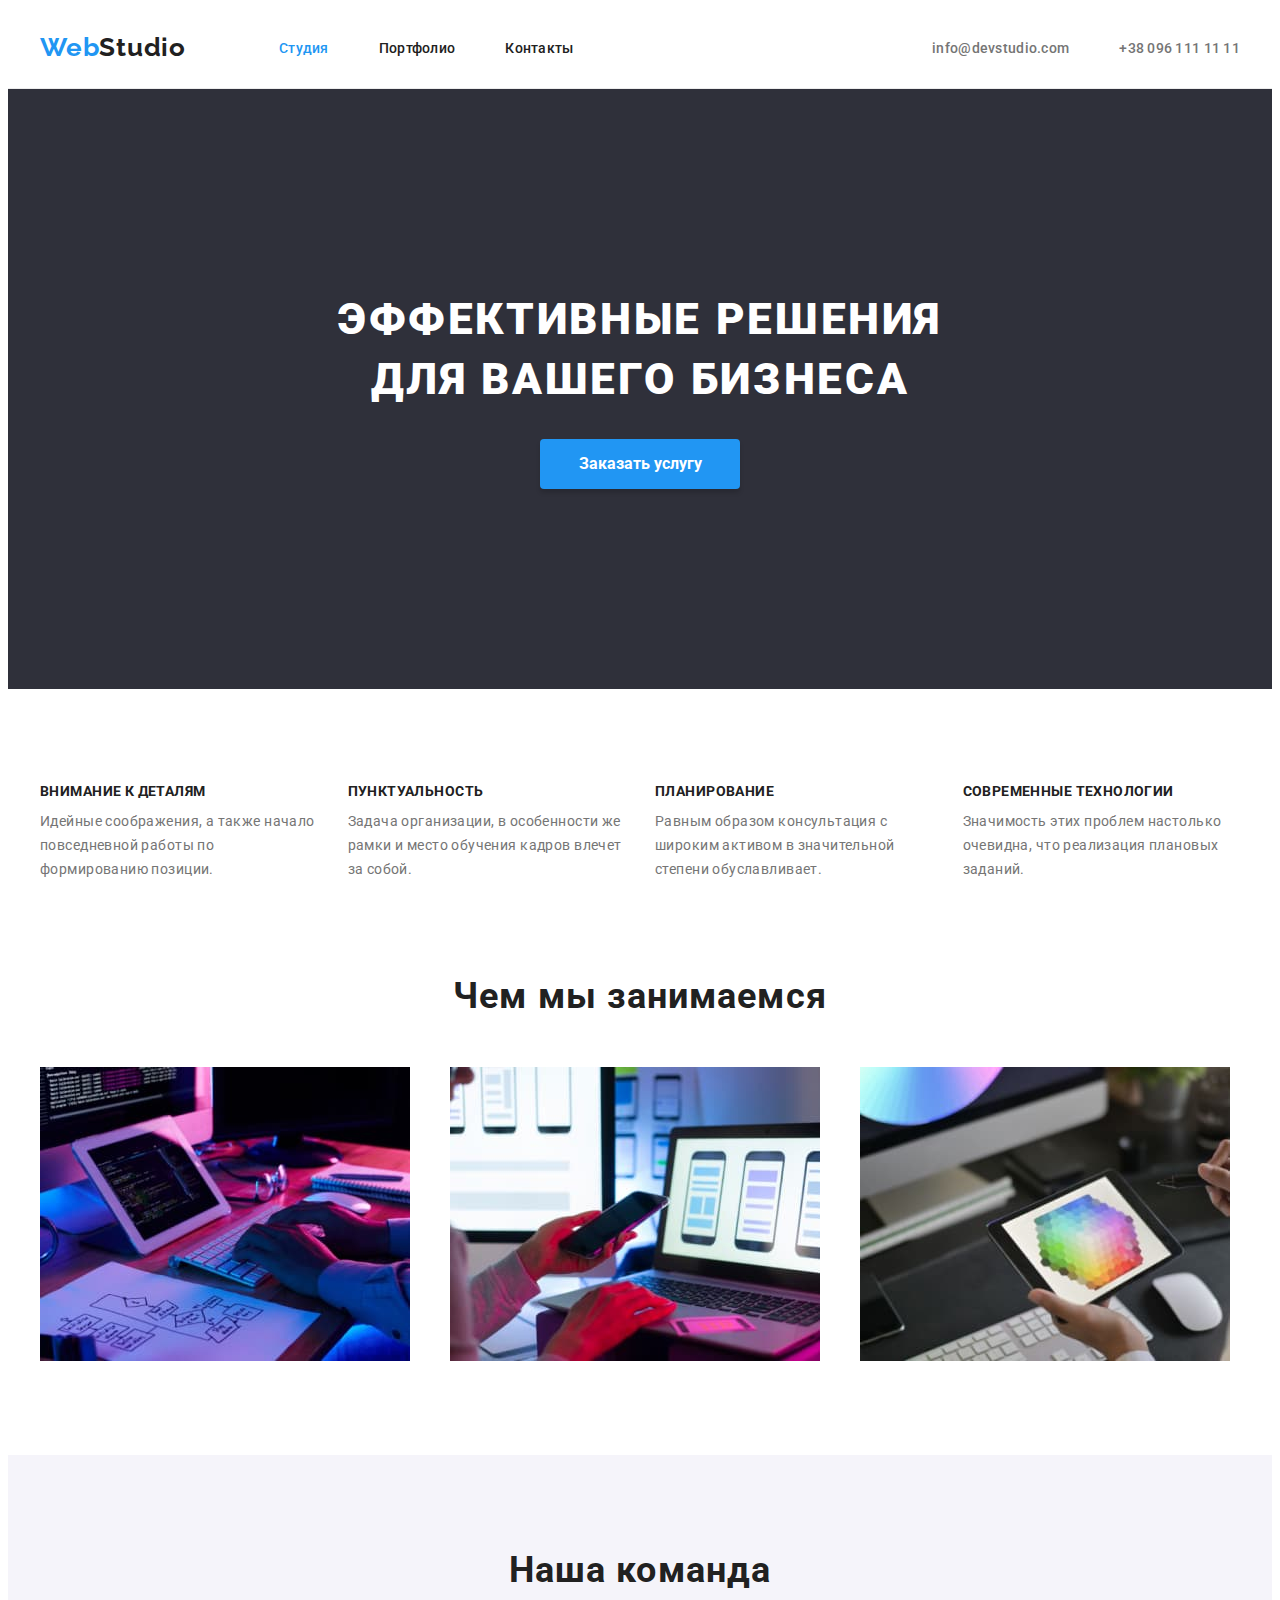
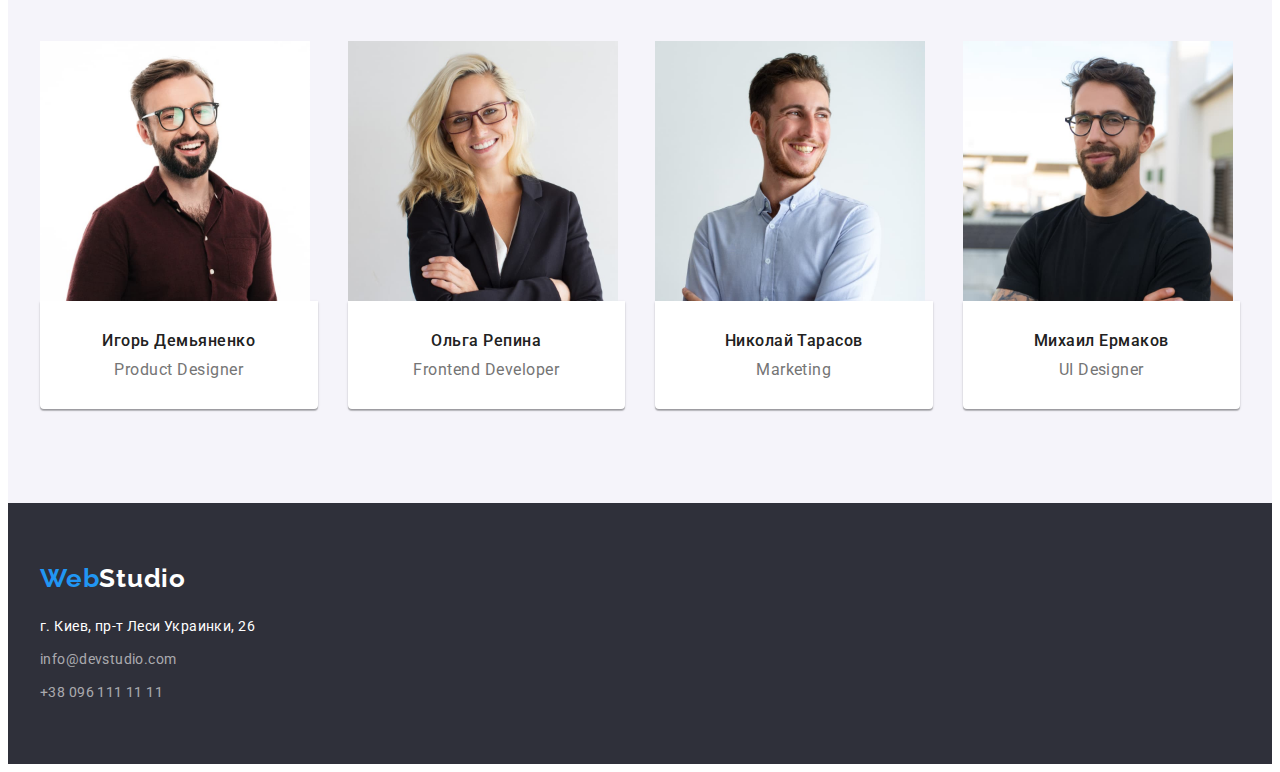
<file: index.html>
<!DOCTYPE html>
<html lang="ru">
  <head>
    <meta charset="UTF-8" />
    <meta http-equiv="X-UA-Compatible" content="IE=edge" />
    <meta name="viewport" content="width=device-width, initial-scale=1.0" />
    <title>Студия</title>
    <link rel="preconnect" href="https://fonts.googleapis.com" />
    <link rel="preconnect" href="https://fonts.gstatic.com" crossorigin />
    <link
      href="https://fonts.googleapis.com/css2?family=Raleway:wght@700&family=Roboto:wght@400;500;700;900&display=swap"
      rel="stylesheet"
    />
    <link
      rel="stylesheet"
      href="https://cdnjs.cloudflare.com/ajax/libs/modern-normalize/1.1.0/modern-normalize.min.css"
      integrity="sha512-wpPYUAdjBVSE4KJnH1VR1HeZfpl1ub8YT/NKx4PuQ5NmX2tKuGu6U/JRp5y+Y8XG2tV+wKQpNHVUX03MfMFn9Q=="
      crossorigin="anonymous"
      referrerpolicy="no-referrer"
    />
    <link rel="stylesheet" href="./css/styles.css" />
  </head>
  <body class="page">
    <!-- Header -->
    <header class="header">
      <div class="container header-container">
        <!-- Основна навігація-->
        <nav class="main-nav">
          <!--логотип-->
          <a class="logo-link link" lang="en" href="./index.html"
            >Web<span class="logo-accent">Studio</span>
          </a>
          <!--список посилань по секціях-->
          <ul class="main-nav-items list">
            <li>
              <a class="main-nav-link main-nav-current link" href="./index.html"
                >Студия</a
              >
            </li>
            <li>
              <a class="main-nav-link link" href="./portfolio.html"
                >Портфолио</a
              >
            </li>
            <li>
              <a class="main-nav-link link" href="">Контакты</a>
            </li>
          </ul>
        </nav>
        <!--посилання на пошту і телефон-->
        <ul class="main-nav-call list">
          <li>
            <a class="main-nav-call-link link" href="mailto:info@devstudio.com"
              >info@devstudio.com</a
            >
          </li>
          <li>
            <a class="main-nav-call-link link" href="tel:+380961111111"
              >+38 096 111 11 11</a
            >
          </li>
        </ul>
      </div>
    </header>
    <!-- Main -->
    <main>
      <section class="section-hero section">
        <div class="container">
          <h1 class="main-title">Эффективные решения для вашего бизнеса</h1>
          <button class="btn-hero" type="button">Заказать услугу</button>
        </div>
      </section>
      <!-- Сharacteristics section -->
      <section class="characteristic-section section">
        <div class="characteristic-section-container container">
          <!--прихований заголовок секції, що не буде відображатись в остаточній верстці-->
          <h2 class="visually-hidden">Особенности</h2>
          <!--ненумерований список особливостей-->
          <ul class="characteristic-section-list card-set list">
            <li class="characteristic-section-items">
              <h3 class="subtitle-characteristics">Внимание к деталям</h3>
              <p class="characteristics-desc">
                Идейные соображения, а также начало повседневной работы по
                формированию позиции.
              </p>
            </li>
            <li class="characteristic-section-items">
              <h3 class="subtitle-characteristics">Пунктуальность</h3>
              <p class="characteristics-desc">
                Задача организации, в особенности же рамки и место обучения
                кадров влечет за собой.
              </p>
            </li>
            <li class="characteristic-section-items">
              <h3 class="subtitle-characteristics">Планирование</h3>
              <p class="characteristics-desc">
                Равным образом консультация с широким активом в значительной
                степени обуславливает.
              </p>
            </li>
            <li class="characteristic-section-items">
              <h3 class="subtitle-characteristics">Современные технологии</h3>
              <p class="characteristics-desc">
                Значимость этих проблем настолько очевидна, что реализация
                плановых заданий.
              </p>
            </li>
          </ul>
        </div>
      </section>
      <section class="about-us-section section">
        <div class="container">
          <!--Images section-->
          <h2 class="about-us-title title-section">Чем мы занимаемся</h2>
          <ul class="about-us-list card-set list">
            <li class="about-us-items">
              <img
                src="./images/box_1.jpg"
                alt="разработчик пишет код"
                width="370"
                height="294"
              />
            </li>
            <li class="about-us-items">
              <img
                src="./images/box_2.jpg"
                alt="разработчик проверяет мобильную версию сайта"
                width="370"
                height="294"
              />
            </li>
            <li class="about-us-items">
              <img
                src="./images/box_3.jpg"
                alt="разработчик выбирает цветовую палитру"
                width="370"
                height="294"
              />
            </li>
          </ul>
        </div>
      </section>
      <!-- Command section-->
      <section class="command-section section">
        <div class="command-section-container container">
          <h2 class="command-section-title title-section">Наша команда</h2>
          <ul class="command-section-list card-set list">
            <li class="command-section-items">
              <img
                src="./images/img1.jpg"
                alt="Игорь Демьяненко"
                width="270"
                height="260"
              />
              <div class="command-section-wrapper">
                <h3 class="command-subtitle">Игорь Демьяненко</h3>
                <p class="command-role" lang="en">Product Designer</p>
              </div>
            </li>
            <li class="command-section-items">
              <img
                src="./images/img2.jpg"
                alt="Ольга Репина"
                width="270"
                height="260"
              />
              <div class="command-section-wrapper">
                <h3 class="command-subtitle">Ольга Репина</h3>
                <p class="command-role" lang="en">Frontend Developer</p>
              </div>
            </li>
            <li class="command-section-items">
              <img
                src="./images/img3.jpg"
                alt="Николай Тарасов"
                width="270"
                height="260"
              />
              <div class="command-section-wrapper">
                <h3 class="command-subtitle">Николай Тарасов</h3>
                <p class="command-role" lang="en">Marketing</p>
              </div>
            </li>
            <li class="command-section-items">
              <img
                src="./images/img4.jpg"
                alt="Михаил Ермаков"
                width="270"
                height="260"
              />
              <div class="command-section-wrapper">
                <h3 class="command-subtitle">Михаил Ермаков</h3>
                <p class="command-role" lang="en">UI Designer</p>
              </div>
            </li>
          </ul>
        </div>
      </section>
    </main>
    <footer class="footer">
      <!--логотип-->
      <div class="container">
        <a class="logo-link footer-logo link" lang="en" href="./index.html"
          >Web<span class="logo-accent-footer">Studio</span>
        </a>
        <address class="address">
          <p class="footer-address">г. Киев, пр-т Леси Украинки, 26</p>
          <ul class="footer-contacts-list list">
            <li class="footer-contacts footer-mail">
              <a class="link" href="mailto:info@devstudio.com"
                >info@devstudio.com</a
              >
            </li>
            <li class="footer-contacts">
              <a class="link" href="tel:+380961111111">+38 096 111 11 11</a>
            </li>
          </ul>
        </address>
      </div>
    </footer>
  </body>
</html>
</file>
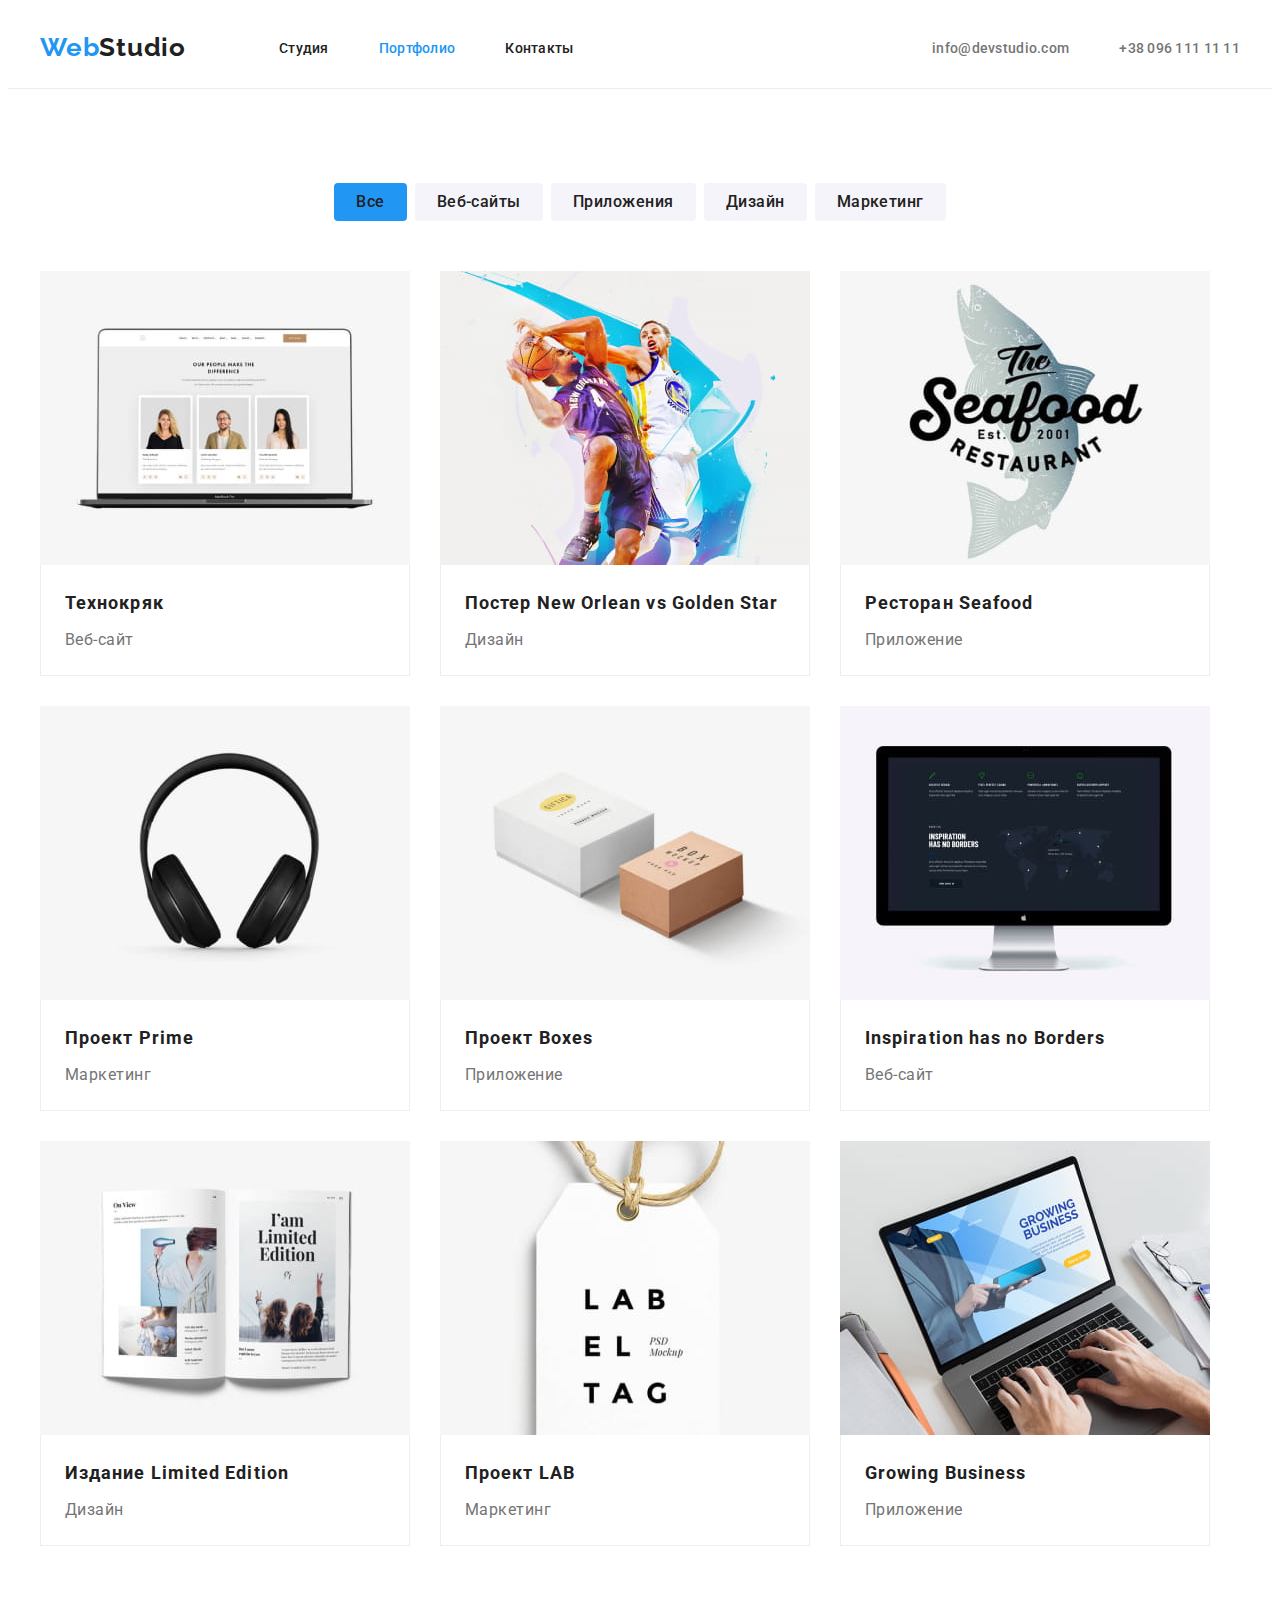
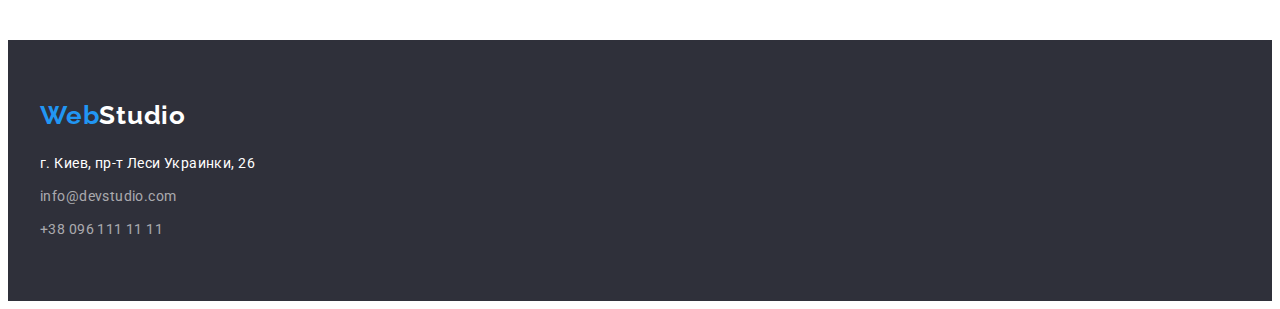
<file: portfolio.html>
<!DOCTYPE html>
<html lang="ru">
  <head>
    <meta charset="UTF-8" />
    <meta http-equiv="X-UA-Compatible" content="IE=edge" />
    <meta name="viewport" content="width=device-width, initial-scale=1.0" />
    <title>Портфолио</title>
    <link rel="preconnect" href="https://fonts.googleapis.com" />
    <link rel="preconnect" href="https://fonts.gstatic.com" crossorigin />
    <link
      href="https://fonts.googleapis.com/css2?family=Raleway:wght@700&family=Roboto:wght@400;500;700;900&display=swap"
      rel="stylesheet"
    />
    <link
      rel="stylesheet"
      href="https://cdnjs.cloudflare.com/ajax/libs/modern-normalize/1.1.0/modern-normalize.min.css"
      integrity="sha512-wpPYUAdjBVSE4KJnH1VR1HeZfpl1ub8YT/NKx4PuQ5NmX2tKuGu6U/JRp5y+Y8XG2tV+wKQpNHVUX03MfMFn9Q=="
      crossorigin="anonymous"
      referrerpolicy="no-referrer"
    />
    <link rel="stylesheet" href="./css/styles.css" />
  </head>
  <body>
    <header class="header">
      <div class="container header-container">
        <!-- Основна навігація-->
        <nav class="main-nav">
          <!--логотип-->
          <a class="logo-link link" lang="en" href="./index.html"
            >Web<span class="logo-accent">Studio</span>
          </a>
          <!--список посилань по секціях-->
          <ul class="main-nav-items list">
            <li>
              <a class="main-nav-link link" href="./index.html">Студия</a>
            </li>
            <li>
              <a
                class="main-nav-link main-nav-current link"
                href="./portfolio.html"
                >Портфолио</a
              >
            </li>
            <li>
              <a class="main-nav-link link" href="">Контакты</a>
            </li>
          </ul>
        </nav>
        <!--посилання на пошту і телефон-->
        <ul class="main-nav-call list">
          <li>
            <a class="main-nav-call-link link" href="mailto:info@devstudio.com"
              >info@devstudio.com</a
            >
          </li>
          <li>
            <a class="main-nav-call-link link" href="tel:+380961111111"
              >+38 096 111 11 11</a
            >
          </li>
        </ul>
      </div>
    </header>
    <main>
      <!-- Portfolio section -->
      <section class="portfolio-section section">
        <div class="portfolio-section-container container">
          <!-- прихований заголовок -->
          <h1 class="visually-hidden">Портфолио</h1>
          <!-- Фільтр -->
          <ul class="portfolio-section-btn-list list">
            <li>
              <button class="filter-btn filter-btn-current" type="button">
                Все
              </button>
            </li>
            <li>
              <button class="filter-btn" type="button">Веб-сайты</button>
            </li>
            <li>
              <button class="filter-btn" type="button">Приложения</button>
            </li>
            <li>
              <button class="filter-btn" type="button">Дизайн</button>
            </li>
            <li>
              <button class="filter-btn" type="button">Маркетинг</button>
            </li>
          </ul>
          <!-- Портфоліо -->
          <ul class="portfolio-section-list card-set list">
            <li class="portfolio-section-items">
              <a class="link" href="">
                <img
                  src="./images/portfolio/img.jpg"
                  alt="Проэкт 1"
                  width="370"
                  height="294"
                />
                <div class="portfolio-section-wrapper">
                  <h2 class="subtitle-potfolio">Технокряк</h2>
                  <p class="portfolio-desc">Веб-сайт</p>
                </div>
              </a>
            </li>
            <li class="portfolio-section-items">
              <a class="link" href="">
                <img
                  src="./images/portfolio/img(1).jpg"
                  alt="Проэкт 2"
                  width="370"
                  height="294"
                />
                <div class="portfolio-section-wrapper">
                  <h2 class="subtitle-potfolio">
                    Постер New Orlean vs Golden Star
                  </h2>
                  <p class="portfolio-desc">Дизайн</p>
                </div>
              </a>
            </li>
            <li class="portfolio-section-items">
              <a class="link" href="">
                <img
                  src="./images/portfolio/img(2).jpg"
                  alt="Проэкт 3"
                  width="370"
                  height="294"
                />
                <div class="portfolio-section-wrapper">
                  <h2 class="subtitle-potfolio">Ресторан Seafood</h2>
                  <p class="portfolio-desc">Приложение</p>
                </div>
              </a>
            </li>
            <li class="portfolio-section-items">
              <a class="link" href="">
                <img
                  src="./images/portfolio/img(3).jpg"
                  alt="Проэкт 4"
                  width="370"
                  height="294"
                />
                <div class="portfolio-section-wrapper">
                  <h2 class="subtitle-potfolio">Проект Prime</h2>
                  <p class="portfolio-desc">Маркетинг</p>
                </div>
              </a>
            </li>
            <li class="portfolio-section-items">
              <a class="link" href="">
                <img
                  src="./images/portfolio/img(4).jpg"
                  alt="Проэкт 5"
                  width="370"
                  height="294"
                />
                <div class="portfolio-section-wrapper">
                  <h2 class="subtitle-potfolio">Проект Boxes</h2>
                  <p class="portfolio-desc">Приложение</p>
                </div>
              </a>
            </li>
            <li class="portfolio-section-items">
              <a class="link" href="">
                <img
                  src="./images/portfolio/img(5).jpg"
                  alt="Проэкт 6"
                  width="370"
                  height="294"
                />
                <div class="portfolio-section-wrapper">
                  <h2 class="subtitle-potfolio" lang="en">
                    Inspiration has no Borders
                  </h2>
                  <p class="portfolio-desc">Веб-сайт</p>
                </div>
              </a>
            </li>
            <li class="portfolio-section-items">
              <a class="link" href="">
                <img
                  src="./images/portfolio/img(6).jpg"
                  alt="Проэкт 7"
                  width="370"
                  height="294"
                />
                <div class="portfolio-section-wrapper">
                  <h2 class="subtitle-potfolio">Издание Limited Edition</h2>
                  <p class="portfolio-desc">Дизайн</p>
                </div>
              </a>
            </li>
            <li class="portfolio-section-items">
              <a class="link" href="">
                <img
                  src="./images/portfolio/img(7).jpg"
                  alt="Проэкт 8"
                  width="370"
                  height="294"
                />
                <div class="portfolio-section-wrapper">
                  <h2 class="subtitle-potfolio">Проект LAB</h2>
                  <p class="portfolio-desc">Маркетинг</p>
                </div>
              </a>
            </li>
            <li class="portfolio-section-items">
              <a class="link" href="">
                <img
                  src="./images/portfolio/img(8).jpg"
                  alt="Проэкт 9"
                  width="370"
                  height="294"
                />
                <div class="portfolio-section-wrapper">
                  <h2 class="subtitle-potfolio" lang="en">Growing Business</h2>
                  <p class="portfolio-desc">Приложение</p>
                </div>
              </a>
            </li>
          </ul>
        </div>
      </section>
    </main>
    <footer class="footer">
      <!--логотип-->
      <div class="container">
        <a class="logo-link footer-logo link" lang="en" href="./index.html"
          >Web<span class="logo-accent-footer">Studio</span>
        </a>
        <address class="address">
          <p class="footer-address">г. Киев, пр-т Леси Украинки, 26</p>
          <ul class="footer-contacts-list list">
            <li class="footer-contacts footer-mail">
              <a class="link" href="mailto:info@devstudio.com"
                >info@devstudio.com</a
              >
            </li>
            <li class="footer-contacts">
              <a class="link" href="tel:+380961111111">+38 096 111 11 11</a>
            </li>
          </ul>
        </address>
      </div>
    </footer>
  </body>
</html>
</file>
<file: css/styles.css>
:root {
  /* Fonts */
  --main-font: "Roboto", sans-serif;
  --secondary-font: "Raleway", sans-serif;
  /* Text colors */
  --main-txt-cl: #757575;
  --accent-txt-cl: #2196f3;
  --title-txt-cl: #212121;
  --white-txt-cl: #ffffff;
  --footer-contacts-txt-cl: rgba(255, 255, 255, 0.6);
  /* Bg and other colors */
  --shadow-btn-box-cl: rgba(0, 0, 0, 0.15);
  --shadow-command-a-cl: rgba(0, 0, 0, 0.12);
  --shadow-command-b-cl: rgba(0, 0, 0, 0.14);
  --shadow-command-c-cl: rgba(0, 0, 0, 0.2);
  --dark-bg-cl: #2f303a;
  --light-bg-cl: #f5f4fa;
  --active-bg-btn-hero: #188ce8;
  --filter-btn-bg-cl: #f5f4fa;
  --portfolio-section-wrapper-cl: #eeeeee;
  --header-border-cl: #ececec;
  --btn-border-cl: transparent;
  /* Indent and items */
  --indent-header: 50px;
  --indent-main: 30px;
  --indent-btn: 8px;
  --items-characteristic-section: 4;
  --items-about-us: 3;
  --items-command: 4;
  --items-portfolio: 3;
}

/* Reset styles */

h1,
h2,
h3,
h4,
h5,
h6,
p {
  margin: 0;
}
.list {
  list-style: none;
  padding: 0;
  margin: 0;
}
.link {
  text-decoration: none;
  color: currentColor;
}

/* Card Set */

.card-set {
  display: flex;
  flex-wrap: wrap;
  gap: var(--indent-main);
}

/* Base styles */

.container {
  padding-left: 15px;
  padding-right: 15px;
  width: 1200px;
  margin-left: auto;
  margin-right: auto;
}
.section {
  padding-top: 94px;
  padding-bottom: 94px;
}
.visually-hidden {
  position: absolute;
  width: 1px;
  height: 1px;
  margin: -1px;
  border: 0;
  padding: 0;

  white-space: nowrap;
  clip-path: inset(100%);
  clip: rect(0 0 0 0);
  overflow: hidden;
}
img {
  display: block;
}
.title-section {
  font-weight: 700;
  font-size: 36px;
  line-height: calc(42 / 36);
  letter-spacing: 0.03em;
  color: var(--title-txt-cl);
  margin-bottom: 50px;
  text-align: center;
}

/* Page */

body {
  font-family: var(--main-font);
  color: var(--main-txt-cl);
}

/* Header */

.header {
  border-bottom: 1px solid var(--header-border-cl);
}
.header-container {
  display: flex;
  align-items: center;
}
.main-nav {
  display: flex;
}
.main-nav-items {
  margin-left: 93px;
  display: flex;
  gap: var(--indent-header);
}
.main-nav-call {
  display: inline-block;
  display: flex;
  margin-left: auto;
  gap: var(--indent-header);
}

/* Header logo */
.logo-link {
  display: inline-block;
  font-family: var(--secondary-font);
  font-weight: 700;
  font-size: 26px;
  line-height: calc(31 / 26);
  letter-spacing: 0.03em;
  color: var(--accent-txt-cl);
  margin-right: auto;
  padding-top: 24px;
  padding-bottom: 25px;
}
.logo-accent {
  color: var(--title-txt-cl);
}

/* Header navigation */
.main-nav-link {
  display: inline-block;
  color: var(--title-txt-cl);
  font-weight: 500;
  font-size: 14px;
  line-height: calc(16 / 14);
  letter-spacing: 0.02em;
  padding-top: 32px;
  padding-bottom: 32px;
}
.main-nav-link:hover,
.main-nav-link:focus,
.main-nav-call-link:hover,
.main-nav-call-link:focus {
  color: var(--accent-txt-cl);
}
.main-nav-current {
  color: var(--accent-txt-cl);
}
/* Header contacts */
.main-nav-call-link {
  display: inline-block;
  font-weight: 500;
  font-size: 14px;
  line-height: calc(16 / 14);
  letter-spacing: 0.02em;
  padding-top: 32px;
  padding-bottom: 32px;
}

/* Section Hero */
.section-hero {
  background-color: var(--dark-bg-cl);
  text-align: center;
  padding-top: 200px;
  padding-bottom: 200px;
}
.main-title {
  width: 696px;
  margin-left: auto;
  margin-right: auto;
  margin-bottom: 30px;
  font-weight: 900;
  font-size: 44px;
  line-height: calc(60 / 44);
  letter-spacing: 0.06em;
  text-transform: uppercase;
  color: var(--white-txt-cl);
}
.btn-hero {
  min-width: 200px;
  min-height: 50px;
  padding-top: 10px;
  padding-right: 32px;
  padding-bottom: 10px;
  padding-left: 32px;
  font-family: inherit;
  font-weight: 700;
  font-size: 16px;
  line-height: calc(30 / 16);
  color: var(--white-txt-cl);
  background-color: var(--accent-txt-cl);
  box-shadow: 0px 4px 4px var(--shadow-btn-box-cl);
  border-radius: 4px;
  border: var(--btn-border-cl);
  cursor: pointer;
}
.btn-hero:hover,
.btn-hero:focus {
  background-color: var(--active-bg-btn-hero);
}

/* Сharacteristics section */

.characteristic-section-items {
  flex-basis: calc(
    (100% - var(--indent-main) * (var(--items-characteristic-section) - 1)) /
      var(--items-characteristic-section)
  );
}
.subtitle-characteristics {
  font-weight: 700;
  font-size: 14px;
  line-height: calc(16 / 14);
  letter-spacing: 0.03em;
  text-transform: uppercase;
  color: var(--title-txt-cl);
  margin-bottom: 10px;
}
.characteristics-desc {
  font-size: 14px;
  line-height: calc(24 / 14);
  letter-spacing: 0.03em;
}

/* About us section */

.about-us-section {
  padding-top: 0;
}
.about-us-items {
  flex-basis: calc(
    (100% - var(--indent-main) * (var(--items-about-us) - 1)) /
      var(--items-about-us)
  );
}

/* Command section */

.command-section-items {
  flex-basis: calc(
    (100% - var(--indent-main) * (var(--items-command) - 1)) /
      var(--items-command)
  );
}
.command-section-wrapper {
  padding-top: 30px;
  padding-right: 5px;
  padding-bottom: 30px;
  padding-left: 5px;
  background: var(--white-txt-cl);
  box-shadow: 0px 1px 3px var(--shadow-command-a-cl),
    0px 1px 1px var(--shadow-command-b-cl),
    0px 2px 1px var(--shadow-command-c-cl);
  border-radius: 0px 0px 4px 4px;
}
.command-section {
  background-color: var(--light-bg-cl);
}
.command-subtitle {
  font-weight: 500;
  font-size: 16px;
  line-height: calc(19 / 16);
  text-align: center;
  letter-spacing: 0.03em;
  color: var(--title-txt-cl);
  margin-bottom: 10px;
}
.command-role {
  line-height: calc(19 / 16);
  text-align: center;
  letter-spacing: 0.03em;
}

/* Portfolio section */

.portfolio-section-btn-list {
  display: flex;
  gap: var(--indent-btn);
  justify-content: center;
  margin-bottom: 50px;
}
.filter-btn {
  min-height: 38px;
  padding-top: 6px;
  padding-right: 22px;
  padding-bottom: 6px;
  padding-left: 22px;
  font-family: inherit;
  font-weight: 500;
  font-size: 16px;
  line-height: calc(26 / 16);
  letter-spacing: 0.03em;
  color: var(--title-txt-cl);
  background-color: var(--filter-btn-bg-cl);
  border-radius: 4px;
  border: var(--btn-border-cl);
  cursor: pointer;
}
.filter-btn-current {
  background-color: var(--accent-txt-cl);
}
.filter-btn:hover,
.filter-btn:focus {
  background-color: var(--active-bg-btn-hero);
}

/* Portfolio section cardset */

.portfolio-section-items {
  flex-basis: calc(
    (100% - var(var(--indent-main)) * (var(--items-portfolio) - 1)) /
      var(--items-portfolio)
  );
}
.portfolio-section-wrapper {
  padding-top: 20px;
  padding-right: 24px;
  padding-bottom: 20px;
  padding-left: 24px;
  background: var(--white-txt-cl);
  border: 1px solid var(--portfolio-section-wrapper-cl);
  border-top: none;
}
.subtitle-potfolio {
  font-weight: 700;
  font-size: 18px;
  line-height: calc(36 / 18);
  letter-spacing: 0.06em;
  color: var(--title-txt-cl);
  margin-bottom: 4px;
}
.portfolio-desc {
  line-height: calc(30 / 16);
  letter-spacing: 0.03em;
}

/* Footer */

.footer {
  background-color: var(--dark-bg-cl);
  padding-top: 60px;
  padding-bottom: 60px;
}
.footer-logo {
  margin-bottom: 20px;
  padding-top: 0;
  padding-right: 0;
  padding-bottom: 0;
  padding-left: 0;
}
.logo-accent-footer {
  color: var(--white-txt-cl);
}
.footer-address {
  font-style: normal;
  font-size: 14px;
  line-height: calc(24 / 14);
  letter-spacing: 0.03em;
  color: var(--white-txt-cl);
  margin-bottom: 9px;
}
.footer-contacts {
  display: block;
  font-style: normal;
  font-size: 14px;
  line-height: calc(24 / 14);
  letter-spacing: 0.03em;
  color: var(--footer-contacts-txt-cl);
}
.footer-mail {
  margin-bottom: 9px;
}
</file>
